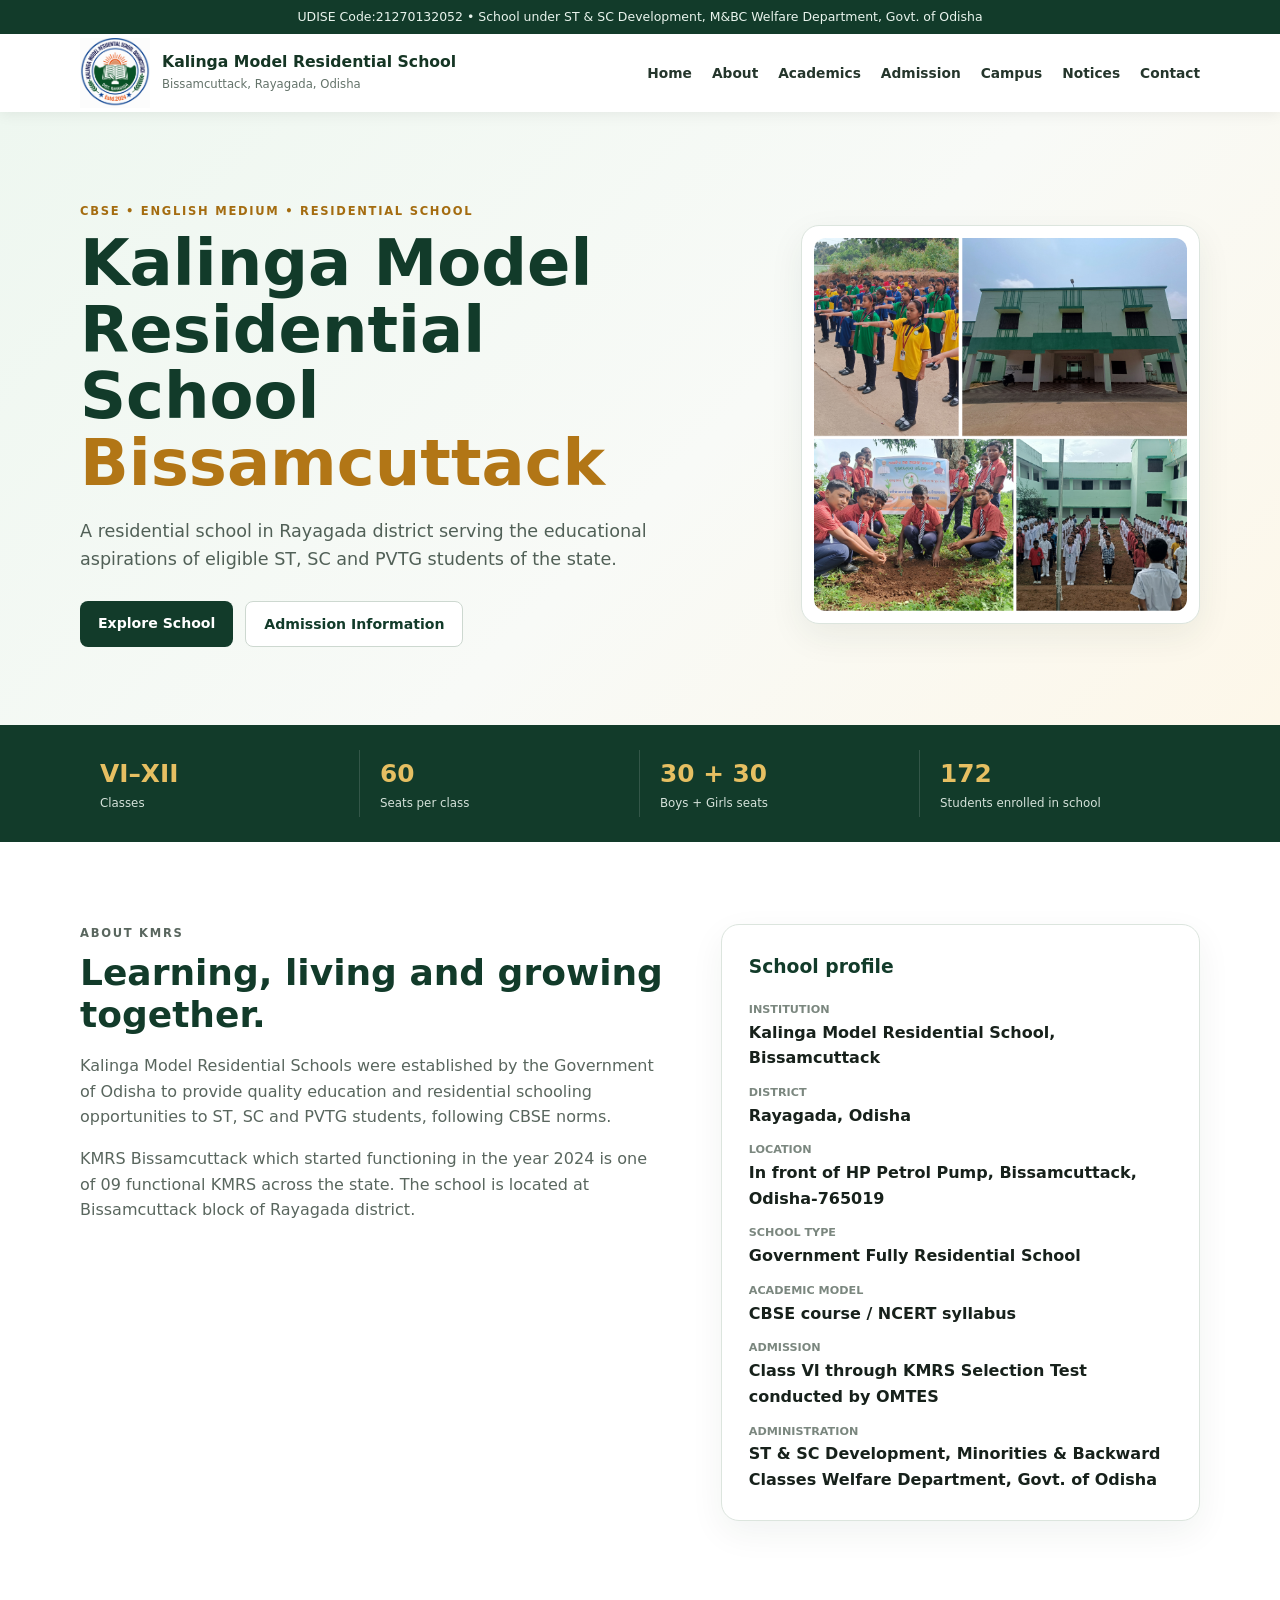
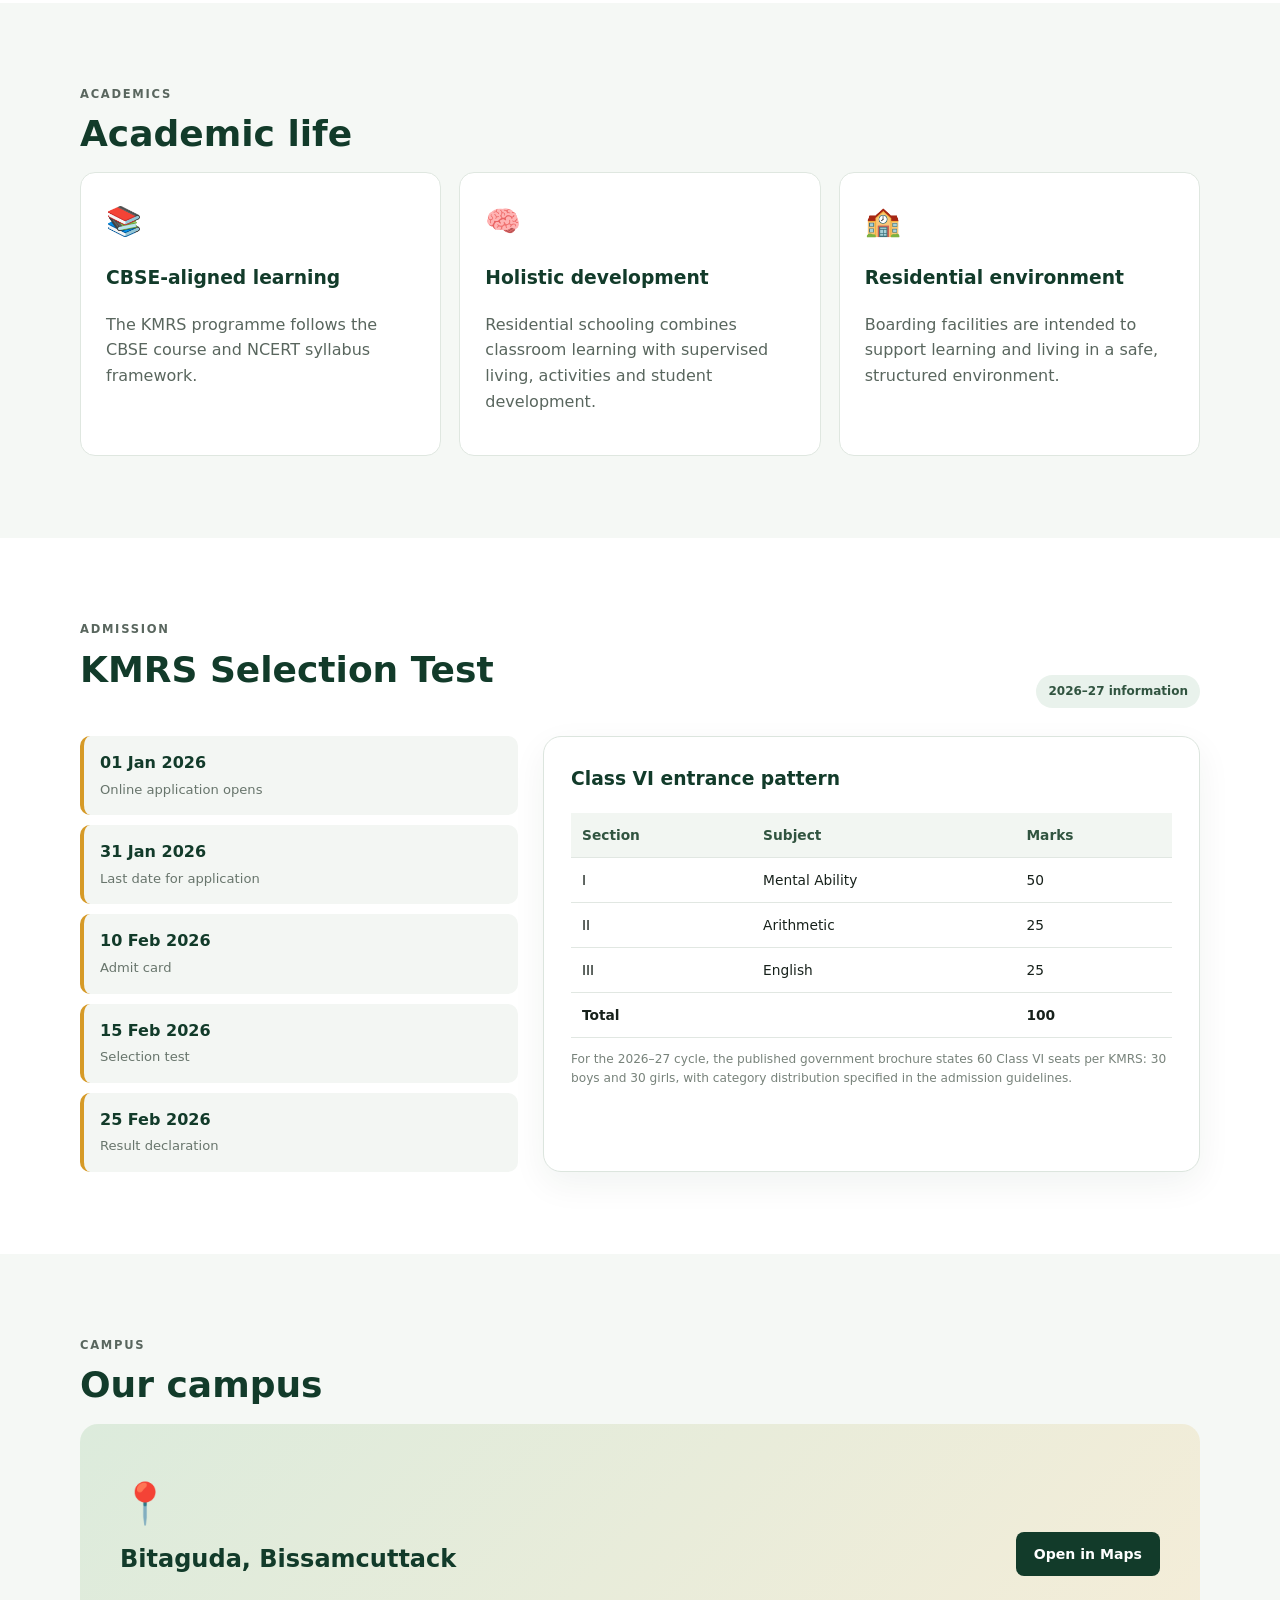
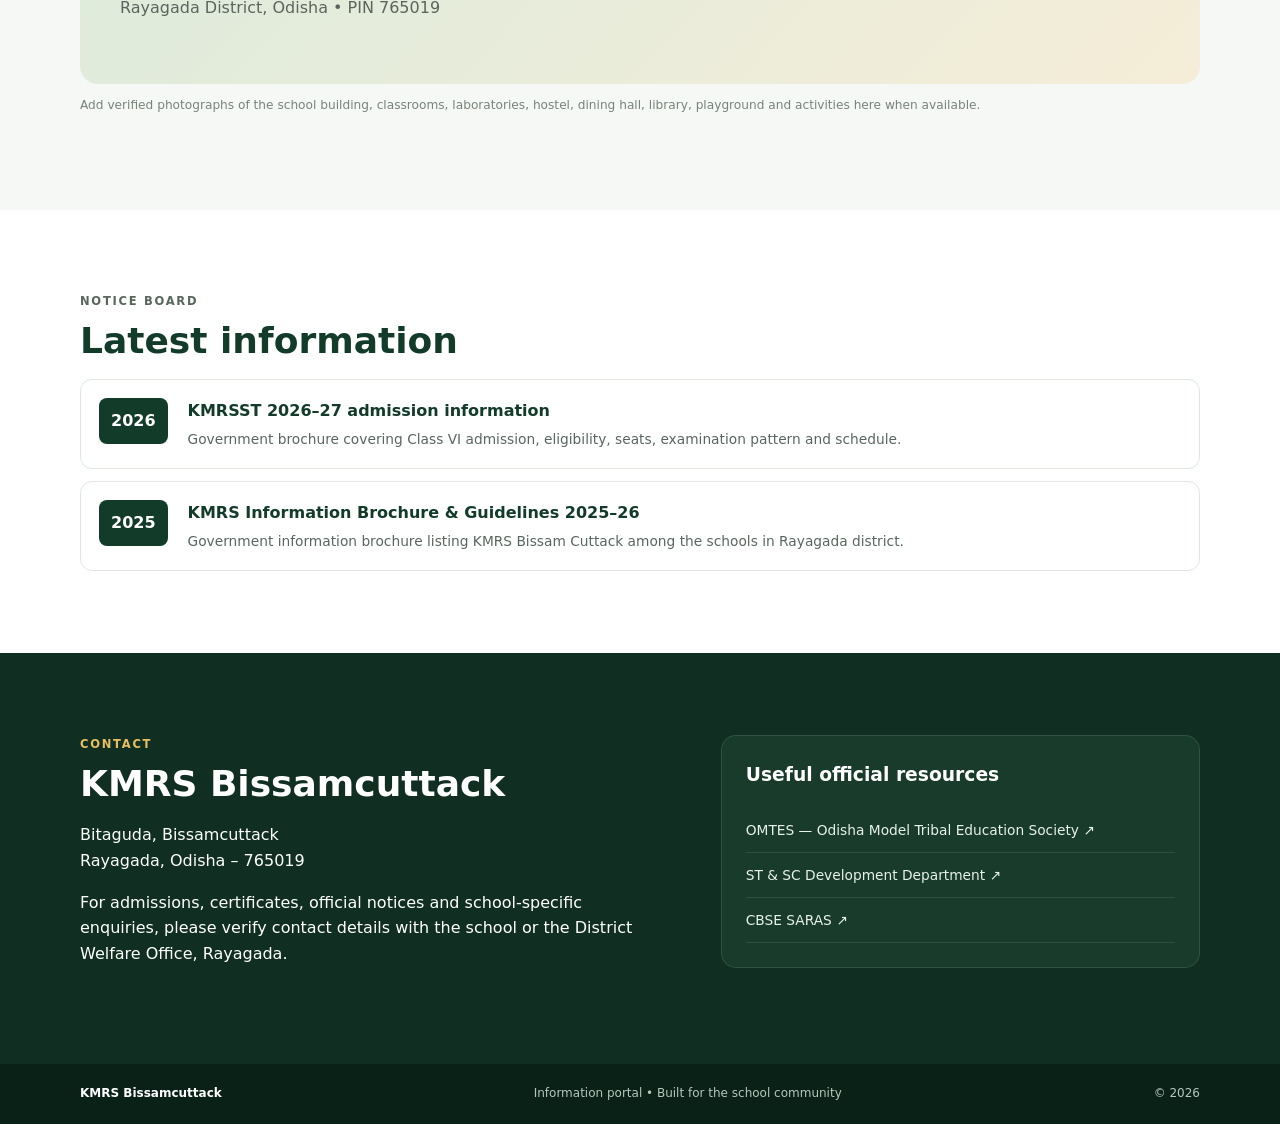
<file: index.html>
<!DOCTYPE html>
<html lang="en">
<head>
  <meta charset="UTF-8">
  <meta name="viewport" content="width=device-width, initial-scale=1.0">
  <title>KMRS Bissamcuttack | Kalinga Model Residential School</title>
  <meta name="description" content="information portal for Kalinga Model Residential School, Bissamcuttack, Rayagada, Odisha.">
  <link rel="stylesheet" href="css/style.css">
</head>
<body>
<header class="site-header">
  <div class="topbar">UDISE Code:21270132052 • School under ST & SC Development, M&BC Welfare Department, Govt. of Odisha</div>
  <nav class="nav container">
    <a class="brand" href="#home">
      <span class="brand-mark"><img src="assets/kmrsb-logo.png" alt="KMRS Bissamcuttack Logo"></span>
      <span><strong>Kalinga Model Residential School</strong><small>Bissamcuttack, Rayagada, Odisha</small></span>
    </a>
    <button class="menu-btn" aria-label="Open menu">☰</button>
    <div class="nav-links">
      <a href="#home">Home</a><a href="#about">About</a><a href="#academics">Academics</a>
      <a href="#admission">Admission</a><a href="#campus">Campus</a><a href="#notices">Notices</a><a href="#contact">Contact</a>
    </div>
  </nav>
</header>

<main>
<section id="home" class="hero">
  <div class="container hero-grid">
    <div>
      <p class="eyebrow">CBSE • ENGLISH MEDIUM • RESIDENTIAL SCHOOL</p>
      <h1>Kalinga Model Residential School<br><span>Bissamcuttack</span></h1>
      <p class="lead">A residential school in Rayagada district serving the educational aspirations of eligible ST, SC and PVTG students of the state.</p>
      <div class="actions"><a class="btn primary" href="#about">Explore School</a><a class="btn light" href="#admission">Admission Information</a></div>
    </div>
  <div class="hero-card">
  <img
    src="assets/School-2.png"
    alt="Kalinga Model Residential School, Bissamcuttack"
    class="hero-photo"
  >
</div>
  </div>
</section>

<section class="stats">
  <div class="container stats-grid">
    <div><strong>VI–XII</strong><span>Classes</span></div>
    <div><strong>60</strong><span>Seats per class</span></div>
    <div><strong>30 + 30</strong><span>Boys + Girls seats</span></div>
   <div><strong>172</strong><span>Students enrolled in school</span></div>
  </div>
</section>

<section id="about" class="section">
  <div class="container two-col">
    <div>
      <p class="eyebrow">ABOUT KMRS</p>
      <h2>Learning, living and growing together.</h2>
      <p>Kalinga Model Residential Schools were established by the Government of Odisha to provide quality education and residential schooling opportunities to ST, SC and PVTG students, following CBSE norms.</p>
      <p>KMRS Bissamcuttack which started functioning in the year 2024 is one of 09 functional KMRS across the state. The school is located at Bissamcuttack block of Rayagada district.</p>
    
    </div>
    <div class="info-card">
      <h3>School profile</h3>
      <dl>
        <dt>Institution</dt><dd>Kalinga Model Residential School, Bissamcuttack</dd>
        <dt>District</dt><dd>Rayagada, Odisha</dd>
        <dt>Location</dt><dd>In front of HP Petrol Pump, Bissamcuttack, Odisha-765019</dd>
        <dt>School type</dt><dd>Government Fully Residential School</dd>
        <dt>Academic model</dt><dd>CBSE course / NCERT syllabus</dd>
        <dt>Admission</dt><dd>Class VI through KMRS Selection Test conducted by OMTES</dd>
        <dt>Administration</dt><dd>ST & SC Development, Minorities & Backward Classes Welfare Department, Govt. of Odisha</dd>
      </dl>
    </div>
  </div>
</section>

<section id="academics" class="section alt">
  <div class="container">
    <p class="eyebrow">ACADEMICS</p><h2>Academic life</h2>
    <div class="cards">
      <article><span class="icon">📚</span><h3>CBSE-aligned learning</h3><p>The KMRS programme follows the CBSE course and NCERT syllabus framework.</p></article>
      <article><span class="icon">🧠</span><h3>Holistic development</h3><p>Residential schooling combines classroom learning with supervised living, activities and student development.</p></article>
      <article><span class="icon">🏫</span><h3>Residential environment</h3><p>Boarding facilities are intended to support learning and living in a safe, structured environment.</p></article>
    </div>
  </div>
</section>

<section id="admission" class="section">
  <div class="container">
    <div class="section-head"><div><p class="eyebrow">ADMISSION</p><h2>KMRS Selection Test</h2></div><span class="pill">2026–27 information</span></div>
    <div class="admission-grid">
      <div class="timeline">
        <div><b>01 Jan 2026</b><span>Online application opens</span></div>
        <div><b>31 Jan 2026</b><span>Last date for application</span></div>
        <div><b>10 Feb 2026</b><span>Admit card</span></div>
        <div><b>15 Feb 2026</b><span>Selection test</span></div>
        <div><b>25 Feb 2026</b><span>Result declaration</span></div>
      </div>
      <div class="info-card">
        <h3>Class VI entrance pattern</h3>
        <table><tr><th>Section</th><th>Subject</th><th>Marks</th></tr>
          <tr><td>I</td><td>Mental Ability</td><td>50</td></tr>
          <tr><td>II</td><td>Arithmetic</td><td>25</td></tr>
          <tr><td>III</td><td>English</td><td>25</td></tr>
          <tr class="total"><td colspan="2">Total</td><td>100</td></tr>
        </table>
        <p class="small">For the 2026–27 cycle, the published government brochure states 60 Class VI seats per KMRS: 30 boys and 30 girls, with category distribution specified in the admission guidelines.</p>
      </div>
    </div>
  </div>
</section>

<section id="campus" class="section alt">
  <div class="container">
    <p class="eyebrow">CAMPUS</p><h2>Our campus</h2>
    <div class="campus-placeholder">
      <div><span>📍</span><h3>Bitaguda, Bissamcuttack</h3><p>Rayagada District, Odisha • PIN 765019</p></div>
      <a class="btn primary" target="_blank" rel="noopener" href="https://www.google.com/maps/search/?api=1&query=Kalinga+Model+Residential+School+Bissamcuttack+Odisha">Open in Maps</a>
    </div>
    <p class="small">Add verified photographs of the school building, classrooms, laboratories, hostel, dining hall, library, playground and activities here when available.</p>
  </div>
</section>

<section id="notices" class="section">
  <div class="container">
    <p class="eyebrow">NOTICE BOARD</p><h2>Latest information</h2>
    <div class="notice-list">
      <article><span class="date">2026</span><div><h3>KMRSST 2026–27 admission information</h3><p>Government brochure covering Class VI admission, eligibility, seats, examination pattern and schedule.</p></div></article>
      <article><span class="date">2025</span><div><h3>KMRS Information Brochure & Guidelines 2025–26</h3><p>Government information brochure listing KMRS Bissam Cuttack among the schools in Rayagada district.</p></div></article>
    </div>
  </div>
</section>

<section id="contact" class="section dark">
  <div class="container two-col">
    <div><p class="eyebrow">CONTACT</p><h2>KMRS Bissamcuttack</h2><p>Bitaguda, Bissamcuttack<br>Rayagada, Odisha – 765019</p><p>For admissions, certificates, official notices and school-specific enquiries, please verify contact details with the school or the District Welfare Office, Rayagada.</p></div>
    <div class="contact-card"><h3>Useful official resources</h3><a href="https://omtes.odisha.gov.in/" target="_blank" rel="noopener">OMTES — Odisha Model Tribal Education Society ↗</a><a href="https://stsc.odisha.gov.in/" target="_blank" rel="noopener">ST & SC Development Department ↗</a><a href="https://saras.cbse.gov.in/" target="_blank" rel="noopener">CBSE SARAS ↗</a></div>
  </div>
</section>
</main>

<footer><div class="container"><strong>KMRS Bissamcuttack</strong><span>Information portal • Built for the school community</span><span>© 2026</span></div></footer>
<script src="js/script.js"></script>
</body>
</html>
</file>
<file: css/style.css>
/* =========================================================
   KMRS BISSAMCUTTACK - MAIN STYLESHEET
   ========================================================= */

* {
  box-sizing: border-box;
}

html {
  scroll-behavior: smooth;
}

body {
  margin: 0;
  font-family: Inter, system-ui, -apple-system, BlinkMacSystemFont,
    "Segoe UI", Roboto, Arial, sans-serif;
  color: #17211b;
  background: #ffffff;
  line-height: 1.6;
}

/* =========================================================
   COMMON
   ========================================================= */

.container {
  width: min(1120px, 92%);
  margin: 0 auto;
}

a {
  transition: 0.2s ease;
}

.small {
  font-size: 0.76rem !important;
  color: #78837b !important;
}

/* =========================================================
   TOP GOVERNMENT BAR
   ========================================================= */

.topbar {
  background: #123b2a;
  color: #e9f4ed;
  text-align: center;
  padding: 7px 15px;
  font-size: 0.78rem;
}

/* =========================================================
   HEADER / NAVIGATION
   ========================================================= */

.site-header {
  position: sticky;
  top: 0;
  z-index: 20;
  background: #ffffff;
  box-shadow: 0 2px 14px rgba(0, 0, 0, 0.07);
}

.nav {
  min-height: 78px;
  display: flex;
  align-items: center;
  justify-content: space-between;
  gap: 20px;
}

/* School branding */

.brand {
  display: flex;
  align-items: center;
  gap: 12px;
  text-decoration: none;
  color: #153524;
}

.brand-mark {
  width: 70px;
  height: 70px;
  overflow: hidden;
  padding: 0;
  background: transparent;
  border: none;
  border-radius: 0;
  flex-shrink: 0;
}

.brand-mark img {
  width: 100%;
  height: 100%;
  object-fit: contain;
  display: block;
}

.brand strong {
  display: block;
  font-size: 0.98rem;
  line-height: 1.25;
}

.brand small {
  display: block;
  font-size: 0.73rem;
  color: #64736a;
  margin-top: 3px;
}

/* Navigation links */

.nav-links {
  display: flex;
  align-items: center;
  gap: 20px;
}

.nav-links a {
  color: #25362c;
  text-decoration: none;
  font-size: 0.86rem;
  font-weight: 650;
}

.nav-links a:hover {
  color: #b27616;
}

/* Mobile menu button */

.menu-btn {
  display: none;
  border: 0;
  background: none;
  color: #123b2a;
  font-size: 1.5rem;
  cursor: pointer;
}

/* =========================================================
   HERO SECTION
   ========================================================= */

.hero {
  background: linear-gradient(
    135deg,
    #eef7f0 0%,
    #f8faf7 55%,
    #fdf7e9 100%
  );

  padding: 90px 0 78px;
}

.hero-grid {
  display: grid;
  grid-template-columns: 1.25fr 0.75fr;
  gap: 55px;
  align-items: center;
}

.eyebrow {
  font-size: 0.72rem;
  letter-spacing: 0.15em;
  font-weight: 800;
  color: #a46c10;
  margin: 0 0 10px;
}

.hero h1 {
  font-size: clamp(2.5rem, 5vw, 4.6rem);
  line-height: 1.04;
  margin: 0 0 20px;
  color: #123b2a;
}

.hero h1 span {
  color: #b27616;
}

.lead {
  font-size: 1.1rem;
  max-width: 650px;
  color: #516057;
}

/* Hero buttons */

.actions {
  display: flex;
  gap: 12px;
  margin-top: 28px;
  flex-wrap: wrap;
}

.btn {
  display: inline-block;
  padding: 11px 18px;
  border-radius: 8px;
  text-decoration: none;
  font-weight: 750;
  font-size: 0.88rem;
}

.btn.primary {
  background: #123b2a;
  color: #ffffff;
}

.btn.primary:hover {
  background: #1d553b;
  transform: translateY(-1px);
}

.btn.light {
  background: #ffffff;
  color: #123b2a;
  border: 1px solid #cdd8d0;
}

.btn.light:hover {
  border-color: #123b2a;
}

/* =========================================================
   HERO SCHOOL CARD
   ========================================================= */

.hero-card {
  background: #ffffff;
  border: 1px solid #dce5de;
  border-radius: 18px;
  padding: 27px;
  box-shadow: 0 12px 35px rgba(24, 59, 37, 0.07);
}

/* Large logo */

.seal {
  width: 120px;
  height: 120px;
  border-radius: 50%;
  overflow: hidden;
  background: #ffffff;
  margin-bottom: 20px;
  border: 4px solid #123b2a;
}

.seal img {
  width: 100%;
  height: 100%;
  object-fit: contain;
  display: block;
}

.hero-card h3 {
  color: #123b2a;
  margin-top: 0;
}

/* Quick information */

.quick-grid {
  display: grid;
  grid-template-columns: 1fr 1fr;
  gap: 14px;
}

.quick-grid div {
  background: #f4f7f4;
  padding: 13px;
  border-radius: 9px;
}

.quick-grid b,
.quick-grid span {
  display: block;
}

.quick-grid b {
  font-size: 0.73rem;
  color: #728078;
  text-transform: uppercase;
}

.quick-grid span {
  font-size: 0.85rem;
  font-weight: 700;
}

/* =========================================================
   STATISTICS BAR
   ========================================================= */

.stats {
  background: #123b2a;
  color: #ffffff;
}

.stats-grid {
  display: grid;
  grid-template-columns: repeat(4, 1fr);
  padding: 25px 0;
}

.stats-grid div {
  padding: 4px 20px;
  border-right: 1px solid rgba(255, 255, 255, 0.14);
}

.stats-grid div:last-child {
  border-right: 0;
}

.stats-grid strong,
.stats-grid span {
  display: block;
}

.stats-grid strong {
  font-size: 1.55rem;
  color: #e6bf62;
}

.stats-grid span {
  font-size: 0.74rem;
  color: #d5e2da;
}

/* =========================================================
   GENERAL SECTIONS
   ========================================================= */

.section {
  padding: 82px 0;
}

.section.alt {
  background: #f5f8f5;
}

.section h2 {
  font-size: 2.25rem;
  line-height: 1.15;
  color: #123b2a;
  margin: 0 0 18px;
}

.section p {
  color: #59665e;
}

/* =========================================================
   TWO COLUMN SECTIONS
   ========================================================= */

.two-col {
  display: grid;
  grid-template-columns: 1.1fr 0.9fr;
  gap: 55px;
  align-items: start;
}

/* =========================================================
   INFORMATION CARD
   ========================================================= */

.info-card {
  background: #ffffff;
  border: 1px solid #dce5de;
  border-radius: 18px;
  padding: 27px;
  box-shadow: 0 12px 35px rgba(24, 59, 37, 0.06);
}

.info-card h3 {
  margin-top: 0;
  color: #123b2a;
}

.info-card dl {
  margin: 0;
}

.info-card dt {
  font-size: 0.7rem;
  color: #7b877f;
  text-transform: uppercase;
  font-weight: 800;
  margin-top: 13px;
}

.info-card dd {
  margin: 1px 0 0;
  font-weight: 650;
}

/* =========================================================
   IMPORTANT NOTICE BOX
   ========================================================= */

.notice {
  border-left: 4px solid #d69a27;
  background: #fff8e9;
  padding: 15px 18px;
  margin-top: 22px;
  font-size: 0.88rem;
}

/* =========================================================
   ACADEMICS / FEATURE CARDS
   ========================================================= */

.cards {
  display: grid;
  grid-template-columns: repeat(3, 1fr);
  gap: 18px;
}

.cards article {
  background: #ffffff;
  border: 1px solid #dfe7e0;
  padding: 25px;
  border-radius: 15px;
  transition: 0.2s ease;
}

.cards article:hover {
  transform: translateY(-3px);
  box-shadow: 0 10px 25px rgba(20, 50, 30, 0.08);
}

.cards h3 {
  color: #123b2a;
}

.icon {
  font-size: 1.8rem;
}

/* =========================================================
   SECTION HEADER
   ========================================================= */

.section-head {
  display: flex;
  align-items: end;
  justify-content: space-between;
  margin-bottom: 28px;
}

.pill {
  background: #e9f2ec;
  padding: 7px 12px;
  border-radius: 30px;
  font-size: 0.75rem;
  font-weight: 800;
  color: #315440;
}

/* =========================================================
   ADMISSION SECTION
   ========================================================= */

.admission-grid {
  display: grid;
  grid-template-columns: 0.8fr 1.2fr;
  gap: 25px;
}

/* Timeline */

.timeline {
  display: grid;
  gap: 10px;
}

.timeline div {
  background: #f3f6f3;
  border-radius: 10px;
  padding: 14px 16px;
  border-left: 4px solid #d69a27;
}

.timeline b {
  display: block;
  color: #123b2a;
}

.timeline span {
  font-size: 0.82rem;
  color: #68756c;
}

/* =========================================================
   TABLE
   ========================================================= */

table {
  width: 100%;
  border-collapse: collapse;
  font-size: 0.86rem;
}

th,
td {
  text-align: left;
  padding: 11px;
  border-bottom: 1px solid #e1e7e2;
}

th {
  background: #f2f6f2;
  color: #315440;
}

.total td {
  font-weight: 800;
}

/* =========================================================
   CAMPUS SECTION
   ========================================================= */

.campus-placeholder {
  min-height: 260px;
  border-radius: 18px;
  background: linear-gradient(
    135deg,
    #dcebdc,
    #f5edd8
  );

  display: flex;
  align-items: center;
  justify-content: space-between;

  padding: 40px;
  gap: 20px;
}

.campus-placeholder span {
  font-size: 2.5rem;
}

.campus-placeholder h3 {
  font-size: 1.5rem;
  color: #123b2a;
  margin: 5px 0;
}

/* =========================================================
   NOTICE BOARD
   ========================================================= */

.notice-list {
  display: grid;
  gap: 12px;
}

.notice-list article {
  display: flex;
  gap: 20px;
  padding: 18px;
  border: 1px solid #e0e7e1;
  border-radius: 12px;
  background: #ffffff;
}

.notice-list h3 {
  margin: 0;
  color: #123b2a;
  font-size: 1rem;
}

.notice-list p {
  margin: 4px 0 0;
  font-size: 0.86rem;
}

.date {
  background: #123b2a;
  color: #ffffff;
  border-radius: 8px;
  padding: 10px 12px;
  height: max-content;
  font-weight: 800;
}

/* =========================================================
   DARK CONTACT SECTION
   ========================================================= */

.dark {
  background: #102e21;
  color: #ffffff;
}

.dark h2,
.dark p {
  color: #ffffff;
}

.dark .eyebrow {
  color: #e6bf62;
}

.contact-card {
  background: #183b2b;
  border: 1px solid rgba(255, 255, 255, 0.11);
  border-radius: 15px;
  padding: 24px;
}

.contact-card h3 {
  margin-top: 0;
}

.contact-card a {
  display: block;
  color: #e8f2eb;
  text-decoration: none;
  padding: 11px 0;
  border-bottom: 1px solid rgba(255, 255, 255, 0.1);
  font-size: 0.86rem;
}

.contact-card a:hover {
  color: #e6bf62;
}

/* =========================================================
   FOOTER
   ========================================================= */

footer {
  background: #0a2117;
  color: #b7c7bc;
  padding: 20px 0;
  font-size: 0.75rem;
}

footer .container {
  display: flex;
  justify-content: space-between;
  gap: 15px;
  flex-wrap: wrap;
}

footer strong {
  color: #ffffff;
}

/* =========================================================
   MOBILE / TABLET
   ========================================================= */

@media (max-width: 800px) {

  /* Navigation */

  .nav-links {
    display: none;
    position: absolute;
    top: 78px;
    left: 0;
    right: 0;
    background: #ffffff;
    padding: 18px 4%;
    flex-direction: column;
    box-shadow: 0 8px 15px rgba(0, 0, 0, 0.08);
  }

  .nav-links.open {
    display: flex;
  }

  .menu-btn {
    display: block;
  }

  /* Hero */

  .hero {
    padding: 60px 0;
  }

  .hero-grid {
    grid-template-columns: 1fr;
  }

  .hero h1 {
    font-size: 2.7rem;
  }

  /* General columns */

  .two-col,
  .admission-grid {
    grid-template-columns: 1fr;
  }

  /* Statistics */

  .stats-grid {
    grid-template-columns: 1fr 1fr;
    gap: 15px;
  }

  .stats-grid div {
    border: 0;
  }

  /* Cards */

  .cards {
    grid-template-columns: 1fr;
  }

  /* Sections */

  .section {
    padding: 60px 0;
  }

  /* Campus */

  .campus-placeholder {
    flex-direction: column;
    align-items: flex-start;
  }

  /* Section header */

  .section-head {
    align-items: flex-start;
    gap: 10px;
    flex-direction: column;
  }
}

/* =========================================================
   SMALL MOBILE DEVICES
   ========================================================= */

@media (max-width: 500px) {

  .topbar {
    font-size: 0.65rem;
    line-height: 1.4;
  }

  .nav {
    min-height: 70px;
  }

  .brand-mark {
    width: 50px;
    height: 50px;
  }

  .brand strong {
    font-size: 0.84rem;
  }

  .brand small {
    font-size: 0.65rem;
  }

  .hero h1 {
    font-size: 2.25rem;
  }

  .lead {
    font-size: 0.95rem;
  }

  .quick-grid {
    grid-template-columns: 1fr;
  }

  .stats-grid {
    grid-template-columns: 1fr;
  }

  .stats-grid div {
    padding: 8px 0;
  }

  .section h2 {
    font-size: 1.85rem;
  }

  .notice-list article {
    gap: 12px;
  }

  .campus-placeholder {
    padding: 25px;
  }

  footer .container {
    flex-direction: column;
  }
}

/* =========================================================
   HERO SCHOOL PHOTO
   ========================================================= */

.hero-card {
  background: #ffffff;
  border: 1px solid #dce5de;
  border-radius: 18px;
  padding: 12px;
  box-shadow: 0 12px 35px rgba(24, 59, 37, 0.07);

  display: flex;
  align-items: center;
  justify-content: center;
}

.hero-photo {
  width: 100%;
  height: auto;
  max-height: 100%;
  display: block;
  object-fit: contain;
  border-radius: 12px;
}
</file>
